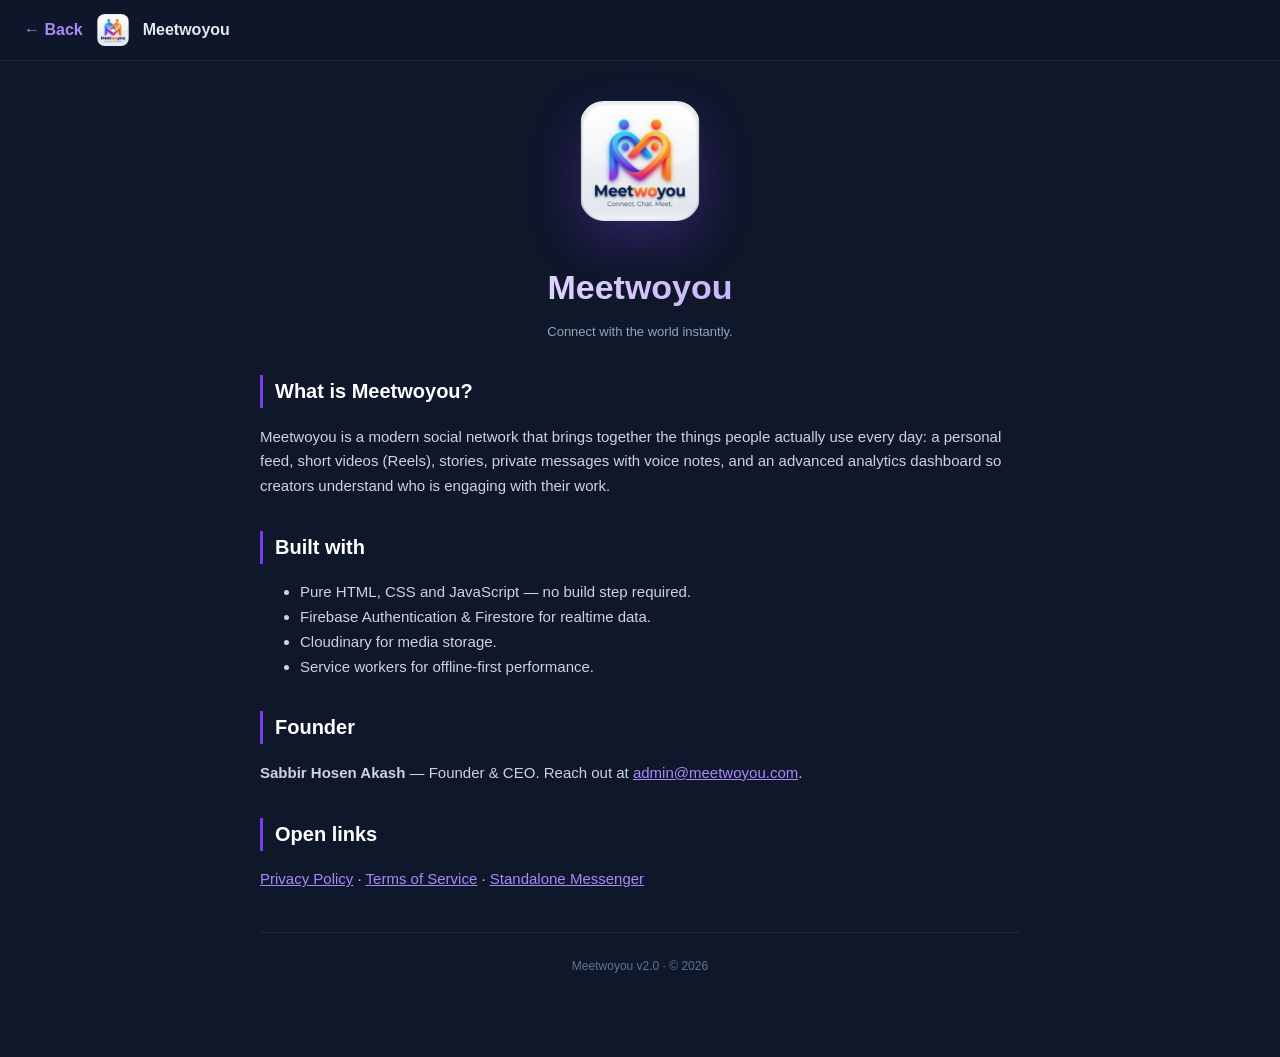
<file: about.html>
<!DOCTYPE html>
<html lang="en"><head>
<meta charset="UTF-8"><meta name="viewport" content="width=device-width,initial-scale=1">
<title>About · Meetwoyou</title>
<link rel="icon" type="image/svg+xml" href="./favicon.svg">
<link rel="icon" type="image/png" sizes="32x32" href="./favicon-32x32.png">
<link rel="icon" type="image/png" sizes="16x16" href="./favicon-16x16.png">
<link rel="shortcut icon" href="./favicon.ico">
<link rel="manifest" href="./site.webmanifest">
<meta name="theme-color" content="#0f172a">
<link rel="stylesheet" href="./_legal.css">
</head><body>
<div class="topbar"><a href="./index.html">← Back</a><img src="./web-app-manifest-192x192.png" alt=""><strong>Meetwoyou</strong></div>
<div class="wrap">
<div style="text-align:center;margin-bottom:30px"><img src="./web-app-manifest-512x512.png" style="width:120px;border-radius:24px;box-shadow:0 20px 50px rgba(124,58,237,.3)"></div>
<h1 style="text-align:center">Meetwoyou</h1>
<p class="sub" style="text-align:center">Connect with the world instantly.</p>

<h2>What is Meetwoyou?</h2>
<p>Meetwoyou is a modern social network that brings together the things people actually use every day: a personal feed, short videos (Reels), stories, private messages with voice notes, and an advanced analytics dashboard so creators understand who is engaging with their work.</p>

<h2>Built with</h2>
<ul>
<li>Pure HTML, CSS and JavaScript — no build step required.</li>
<li>Firebase Authentication & Firestore for realtime data.</li>
<li>Cloudinary for media storage.</li>
<li>Service workers for offline-first performance.</li>
</ul>

<h2>Founder</h2>
<p><b>Sabbir Hosen Akash</b> — Founder & CEO. Reach out at <a href="mailto:admin@meetwoyou.com">admin@meetwoyou.com</a>.</p>

<h2>Open links</h2>
<p>
<a href="./privacy.html">Privacy Policy</a> ·
<a href="./terms.html">Terms of Service</a> ·
<a href="./messenger.html">Standalone Messenger</a>
</p>

<div class="foot">Meetwoyou v2.0 · © 2026</div>
</div></body></html>
</file>
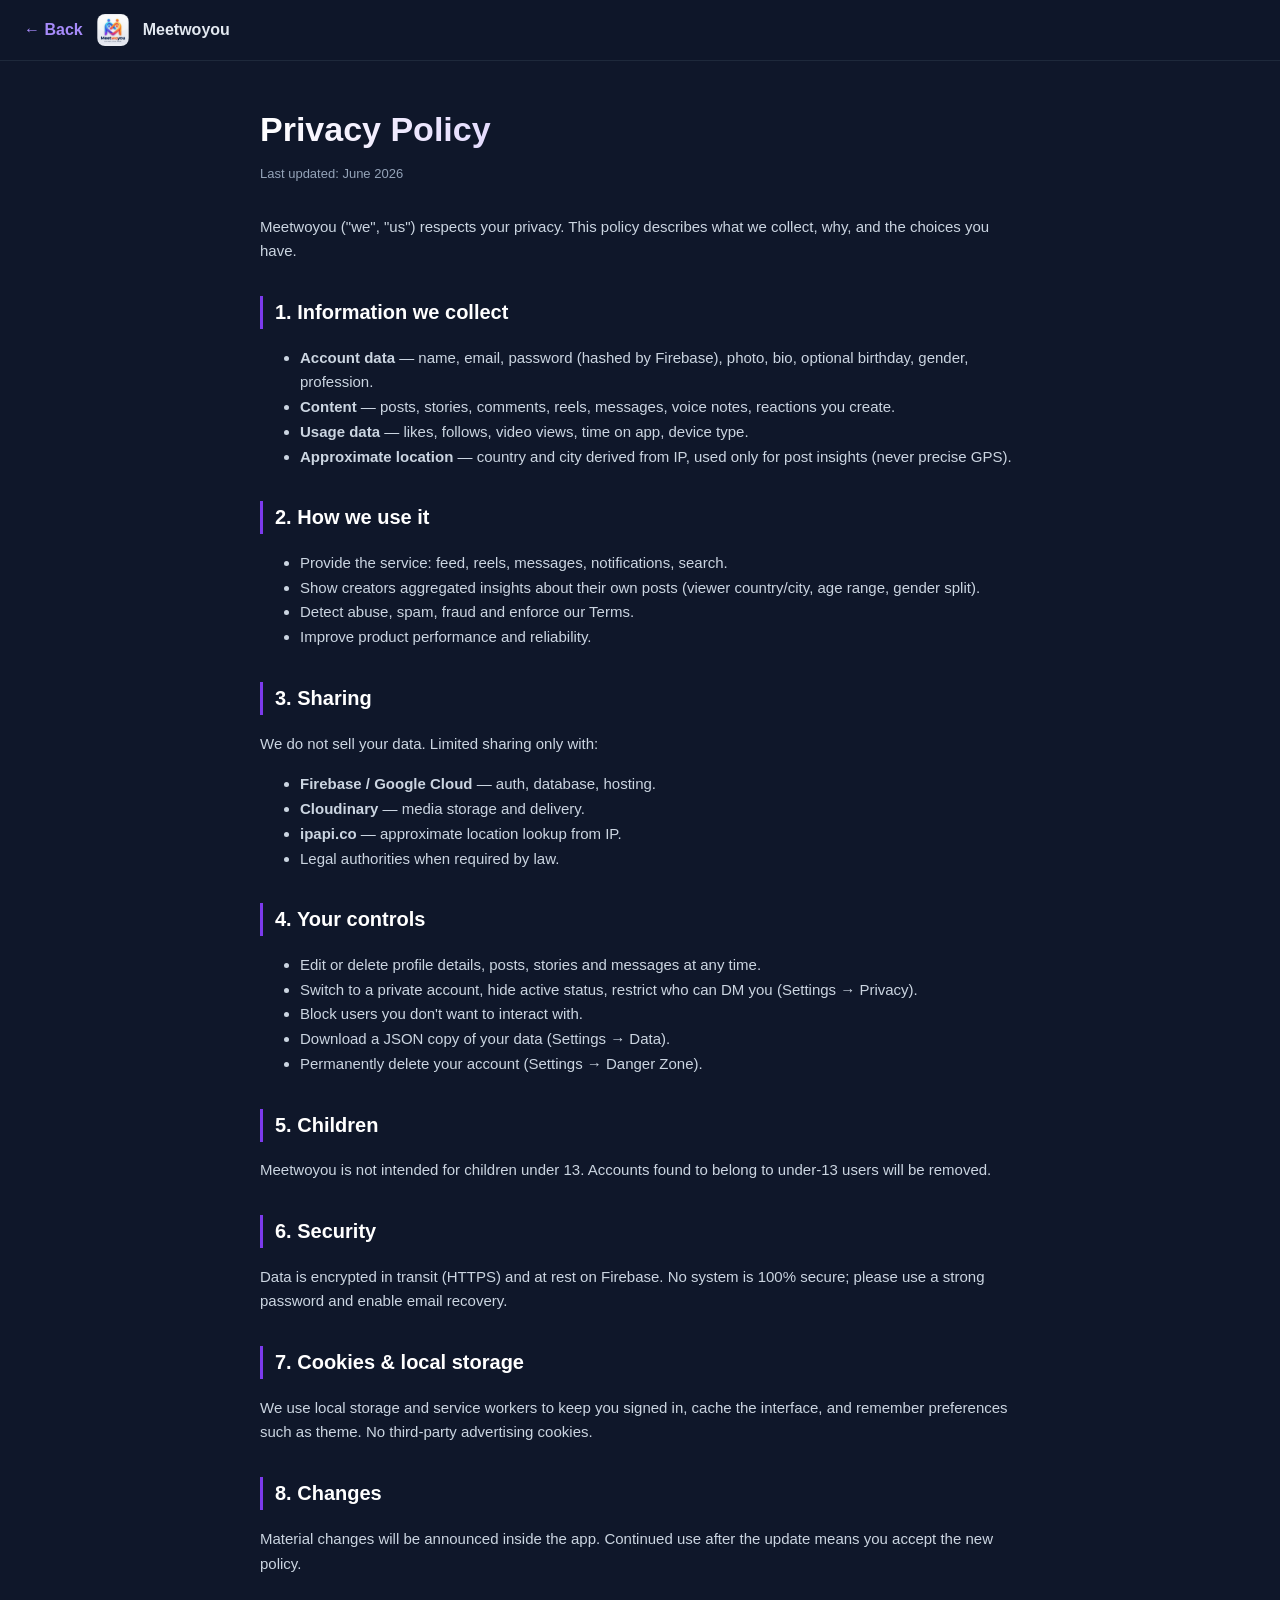
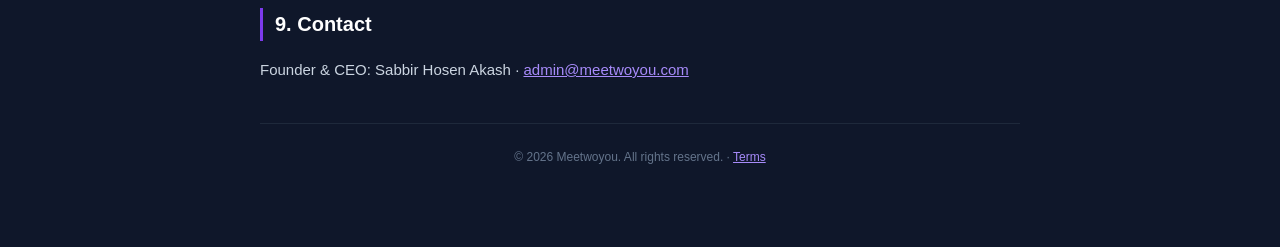
<file: privacy.html>
<!DOCTYPE html>
<html lang="en"><head>
<meta charset="UTF-8"><meta name="viewport" content="width=device-width,initial-scale=1">
<title>Privacy Policy · Meetwoyou</title>
<meta name="description" content="How Meetwoyou collects, uses and protects your data.">
<link rel="icon" type="image/svg+xml" href="./favicon.svg">
<link rel="icon" type="image/png" sizes="32x32" href="./favicon-32x32.png">
<link rel="icon" type="image/png" sizes="16x16" href="./favicon-16x16.png">
<link rel="shortcut icon" href="./favicon.ico">
<link rel="manifest" href="./site.webmanifest">
<meta name="theme-color" content="#0f172a">
<link rel="stylesheet" href="./_legal.css">
</head><body>
<div class="topbar"><a href="./index.html">← Back</a><img src="./web-app-manifest-192x192.png" alt=""><strong>Meetwoyou</strong></div>
<div class="wrap">
<h1>Privacy Policy</h1>
<p class="sub">Last updated: June 2026</p>

<p>Meetwoyou ("we", "us") respects your privacy. This policy describes what we collect, why, and the choices you have.</p>

<h2>1. Information we collect</h2>
<ul>
<li><b>Account data</b> — name, email, password (hashed by Firebase), photo, bio, optional birthday, gender, profession.</li>
<li><b>Content</b> — posts, stories, comments, reels, messages, voice notes, reactions you create.</li>
<li><b>Usage data</b> — likes, follows, video views, time on app, device type.</li>
<li><b>Approximate location</b> — country and city derived from IP, used only for post insights (never precise GPS).</li>
</ul>

<h2>2. How we use it</h2>
<ul>
<li>Provide the service: feed, reels, messages, notifications, search.</li>
<li>Show creators aggregated insights about their own posts (viewer country/city, age range, gender split).</li>
<li>Detect abuse, spam, fraud and enforce our Terms.</li>
<li>Improve product performance and reliability.</li>
</ul>

<h2>3. Sharing</h2>
<p>We do not sell your data. Limited sharing only with:</p>
<ul>
<li><b>Firebase / Google Cloud</b> — auth, database, hosting.</li>
<li><b>Cloudinary</b> — media storage and delivery.</li>
<li><b>ipapi.co</b> — approximate location lookup from IP.</li>
<li>Legal authorities when required by law.</li>
</ul>

<h2>4. Your controls</h2>
<ul>
<li>Edit or delete profile details, posts, stories and messages at any time.</li>
<li>Switch to a private account, hide active status, restrict who can DM you (Settings → Privacy).</li>
<li>Block users you don't want to interact with.</li>
<li>Download a JSON copy of your data (Settings → Data).</li>
<li>Permanently delete your account (Settings → Danger Zone).</li>
</ul>

<h2>5. Children</h2>
<p>Meetwoyou is not intended for children under 13. Accounts found to belong to under-13 users will be removed.</p>

<h2>6. Security</h2>
<p>Data is encrypted in transit (HTTPS) and at rest on Firebase. No system is 100% secure; please use a strong password and enable email recovery.</p>

<h2>7. Cookies & local storage</h2>
<p>We use local storage and service workers to keep you signed in, cache the interface, and remember preferences such as theme. No third-party advertising cookies.</p>

<h2>8. Changes</h2>
<p>Material changes will be announced inside the app. Continued use after the update means you accept the new policy.</p>

<h2>9. Contact</h2>
<p>Founder & CEO: Sabbir Hosen Akash · <a href="mailto:admin@meetwoyou.com">admin@meetwoyou.com</a></p>

<div class="foot">© 2026 Meetwoyou. All rights reserved. · <a href="./terms.html">Terms</a></div>
</div></body></html>
</file>
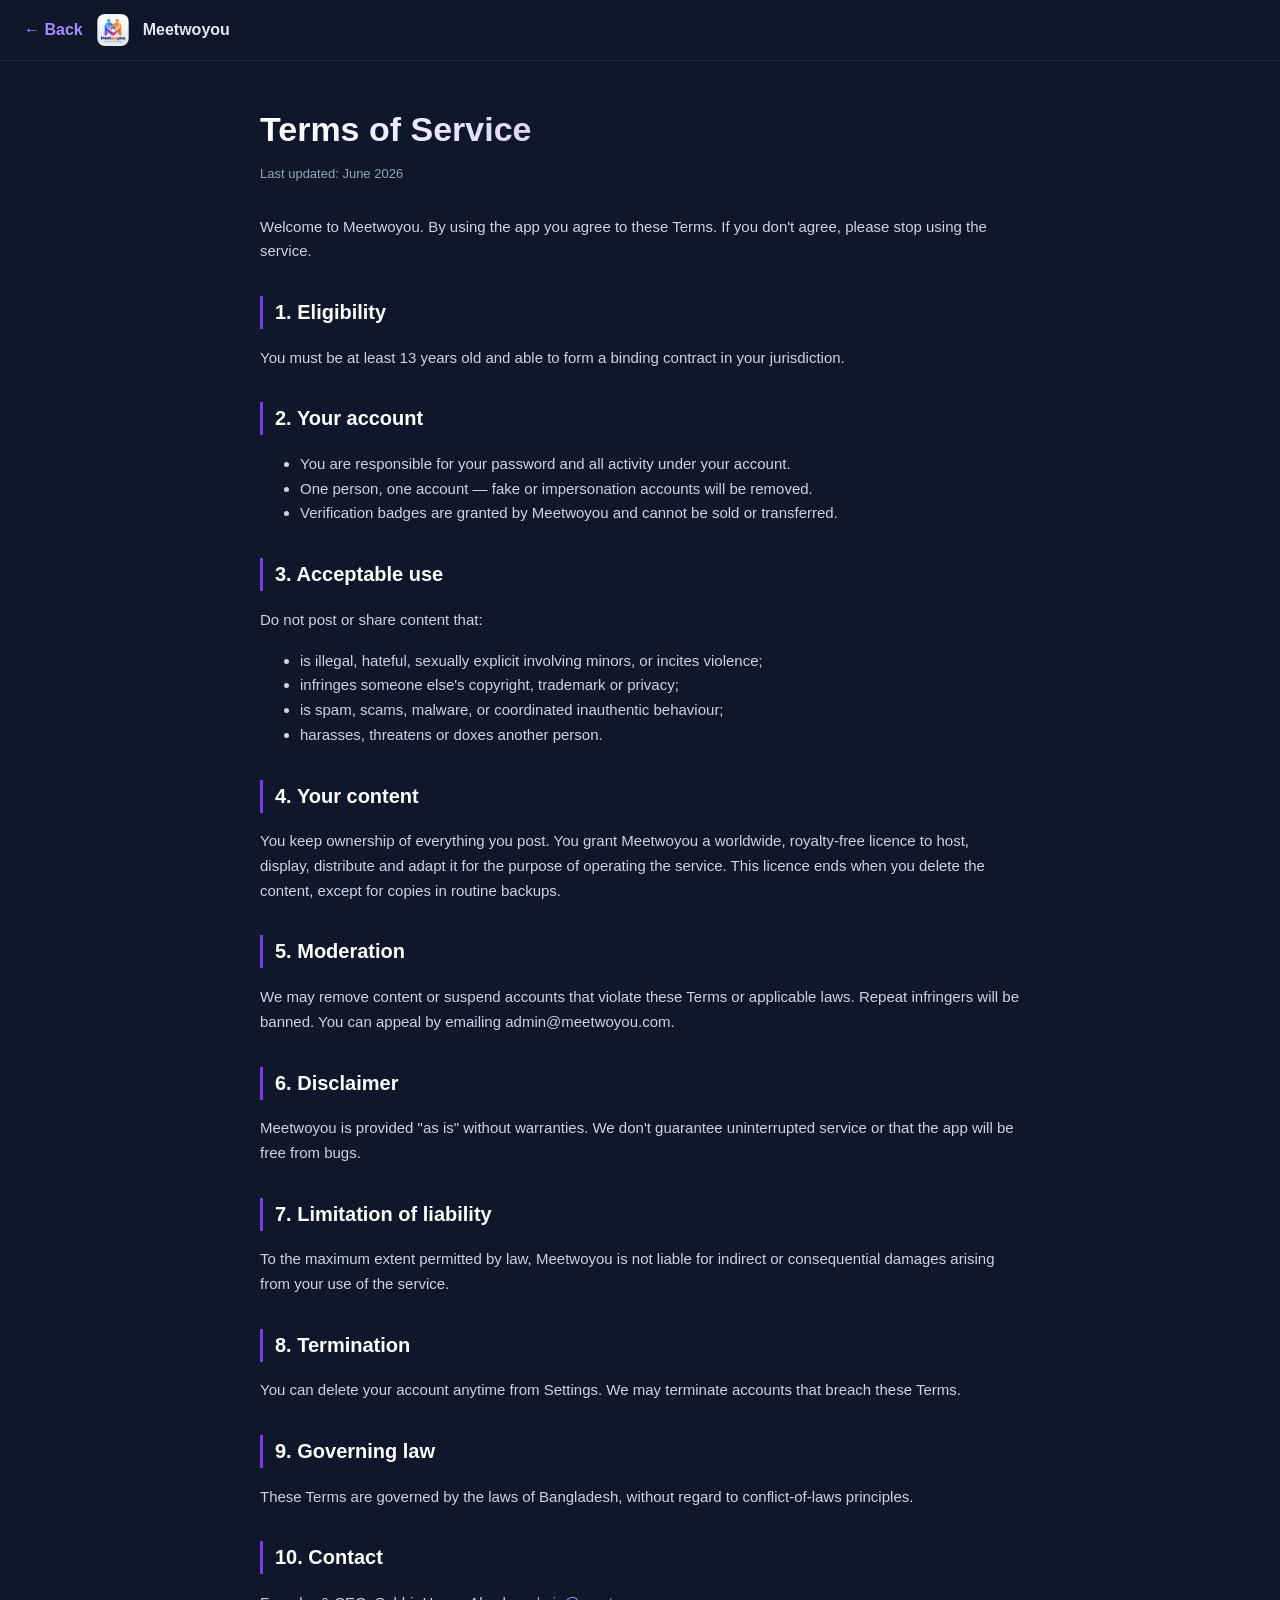
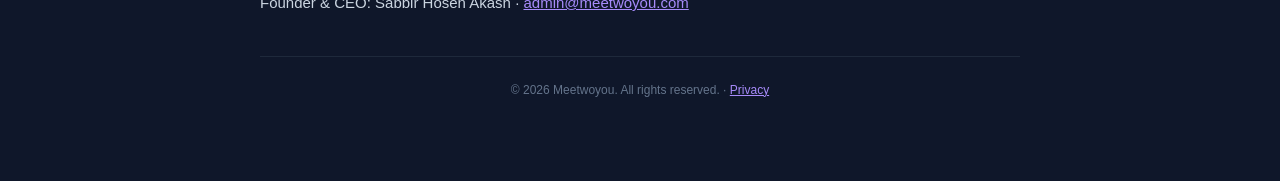
<file: terms.html>
<!DOCTYPE html>
<html lang="en"><head>
<meta charset="UTF-8"><meta name="viewport" content="width=device-width,initial-scale=1">
<title>Terms of Service · Meetwoyou</title>
<meta name="description" content="Rules for using the Meetwoyou platform.">
<link rel="icon" type="image/svg+xml" href="./favicon.svg">
<link rel="icon" type="image/png" sizes="32x32" href="./favicon-32x32.png">
<link rel="icon" type="image/png" sizes="16x16" href="./favicon-16x16.png">
<link rel="shortcut icon" href="./favicon.ico">
<link rel="manifest" href="./site.webmanifest">
<meta name="theme-color" content="#0f172a">
<link rel="stylesheet" href="./_legal.css">
</head><body>
<div class="topbar"><a href="./index.html">← Back</a><img src="./web-app-manifest-192x192.png" alt=""><strong>Meetwoyou</strong></div>
<div class="wrap">
<h1>Terms of Service</h1>
<p class="sub">Last updated: June 2026</p>

<p>Welcome to Meetwoyou. By using the app you agree to these Terms. If you don't agree, please stop using the service.</p>

<h2>1. Eligibility</h2>
<p>You must be at least 13 years old and able to form a binding contract in your jurisdiction.</p>

<h2>2. Your account</h2>
<ul>
<li>You are responsible for your password and all activity under your account.</li>
<li>One person, one account — fake or impersonation accounts will be removed.</li>
<li>Verification badges are granted by Meetwoyou and cannot be sold or transferred.</li>
</ul>

<h2>3. Acceptable use</h2>
<p>Do not post or share content that:</p>
<ul>
<li>is illegal, hateful, sexually explicit involving minors, or incites violence;</li>
<li>infringes someone else's copyright, trademark or privacy;</li>
<li>is spam, scams, malware, or coordinated inauthentic behaviour;</li>
<li>harasses, threatens or doxes another person.</li>
</ul>

<h2>4. Your content</h2>
<p>You keep ownership of everything you post. You grant Meetwoyou a worldwide, royalty-free licence to host, display, distribute and adapt it for the purpose of operating the service. This licence ends when you delete the content, except for copies in routine backups.</p>

<h2>5. Moderation</h2>
<p>We may remove content or suspend accounts that violate these Terms or applicable laws. Repeat infringers will be banned. You can appeal by emailing admin@meetwoyou.com.</p>

<h2>6. Disclaimer</h2>
<p>Meetwoyou is provided "as is" without warranties. We don't guarantee uninterrupted service or that the app will be free from bugs.</p>

<h2>7. Limitation of liability</h2>
<p>To the maximum extent permitted by law, Meetwoyou is not liable for indirect or consequential damages arising from your use of the service.</p>

<h2>8. Termination</h2>
<p>You can delete your account anytime from Settings. We may terminate accounts that breach these Terms.</p>

<h2>9. Governing law</h2>
<p>These Terms are governed by the laws of Bangladesh, without regard to conflict-of-laws principles.</p>

<h2>10. Contact</h2>
<p>Founder & CEO: Sabbir Hosen Akash · <a href="mailto:admin@meetwoyou.com">admin@meetwoyou.com</a></p>

<div class="foot">© 2026 Meetwoyou. All rights reserved. · <a href="./privacy.html">Privacy</a></div>
</div></body></html>
</file>
<file: _legal.css>
body{font-family:-apple-system,BlinkMacSystemFont,Inter,Segoe UI,Roboto,sans-serif;background:#0f172a;color:#e2e8f0;margin:0;padding:0;line-height:1.65}
.wrap{max-width:760px;margin:0 auto;padding:40px 24px 80px}
.topbar{position:sticky;top:0;background:rgba(15,23,42,.92);backdrop-filter:blur(10px);border-bottom:1px solid #1e293b;padding:14px 24px;display:flex;align-items:center;gap:14px;z-index:10}
.topbar a{color:#a78bfa;text-decoration:none;font-weight:600}
.topbar img{width:32px;height:32px;border-radius:8px}
h1{font-size:34px;font-weight:800;margin:0 0 6px;background:linear-gradient(90deg,#fff,#a78bfa);-webkit-background-clip:text;background-clip:text;-webkit-text-fill-color:transparent}
.sub{color:#94a3b8;margin:0 0 30px;font-size:13px}
h2{margin-top:32px;color:#fff;font-size:20px;border-left:3px solid #7c3aed;padding-left:12px}
p,li{color:#cbd5e1;font-size:15px}
a{color:#a78bfa}
.foot{margin-top:40px;padding-top:24px;border-top:1px solid #1e293b;color:#64748b;font-size:12px;text-align:center}
</file>
